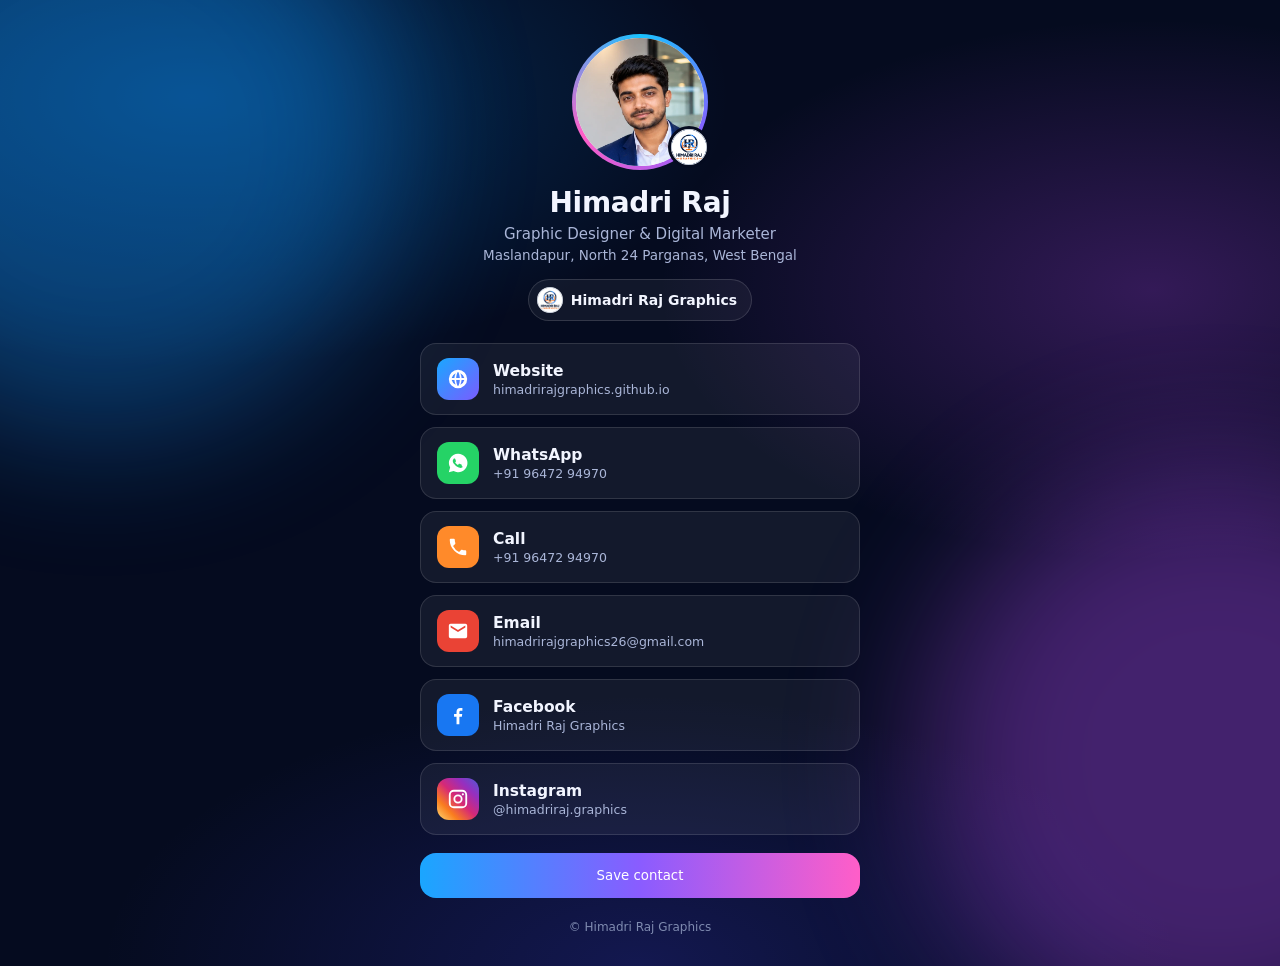
<file: card.html>
<!DOCTYPE html>
<html lang="en">
<head>
<meta charset="utf-8">
<meta name="viewport" content="width=device-width,initial-scale=1,viewport-fit=cover">
<title>Himadri Raj | Himadri Raj Graphics</title>
<meta name="description" content="Himadri Raj — graphic designer & digital marketer. All links in one place.">
<meta name="robots" content="noindex,follow">
<meta name="theme-color" content="#050b1f">
<link rel="icon" href="favicon.ico" sizes="any">
<link rel="apple-touch-icon" href="apple-touch-icon.png">
<style>
:root{--bg:#050b1f;--tx:#f2f5ff;--mut:#aab6d8}
*{box-sizing:border-box;margin:0}
body{min-height:100vh;font-family:Inter,system-ui,-apple-system,"Segoe UI",Roboto,sans-serif;color:var(--tx);background:radial-gradient(60% 40% at 15% 10%,rgba(0,150,255,.28),transparent 70%),radial-gradient(55% 40% at 90% 30%,rgba(190,70,255,.25),transparent 70%),radial-gradient(60% 40% at 50% 100%,rgba(70,70,255,.22),transparent 70%),var(--bg);display:flex;justify-content:center;padding:max(28px,env(safe-area-inset-top)) 18px max(32px,env(safe-area-inset-bottom))}
.card{width:100%;max-width:440px;text-align:center}
.ph{position:relative;width:136px;height:136px;margin:6px auto 16px;border-radius:50%;animation:pop .9s cubic-bezier(.2,1.2,.3,1) both,glow 4s ease-in-out 1s infinite}
.ph::before{content:"";position:absolute;inset:0;border-radius:50%;background:conic-gradient(#19c3ff,#8a5cff,#ff5ec8,#19c3ff);animation:spin 6s linear infinite}
.ph>img:first-child{position:absolute;inset:4px;width:calc(100% - 8px);height:calc(100% - 8px);border-radius:50%;object-fit:cover;object-position:50% 30%;background:#fff;display:block}
.ph .bdg{position:absolute;right:-2px;bottom:2px;width:42px;height:42px;border-radius:50%;background:#fff;border:3px solid #050b1f;object-fit:cover;animation:pop .7s cubic-bezier(.2,1.4,.3,1) .7s both}
h1{font-size:28px;font-weight:800;letter-spacing:-.3px}
.role{margin-top:6px;font-size:15px;color:var(--mut)}
.loc{margin-top:4px;font-size:13.5px;color:var(--mut)}
.brand{display:inline-flex;align-items:center;gap:8px;margin:16px 0 22px;padding:7px 14px 7px 8px;border:1px solid rgba(255,255,255,.14);border-radius:99px;background:rgba(255,255,255,.05);font-weight:700;font-size:14px}
.brand img{width:26px;height:26px;border-radius:50%;background:#fff}
.links{display:grid;gap:12px}
.l{display:flex;align-items:center;gap:14px;padding:14px 16px;border-radius:16px;text-decoration:none;color:var(--tx);background:rgba(255,255,255,.06);border:1px solid rgba(255,255,255,.12);text-align:left;transition:transform .18s,background .18s}
.l:hover,.l:active{transform:translateY(-2px);background:rgba(255,255,255,.1)}
.ic{width:42px;height:42px;border-radius:12px;display:grid;place-items:center;flex:none}
.ic svg{width:22px;height:22px;fill:#fff}
.l b{display:block;font-size:15.5px}.l small{display:block;margin-top:2px;font-size:12.5px;color:var(--mut)}
.web .ic{background:linear-gradient(135deg,#19a8ff,#7a5cff)}.wa .ic{background:#25d366}.call .ic{background:#ff8a2a}.mail .ic{background:#ea4335}.fb .ic{background:#1877f2}.ig .ic{background:linear-gradient(45deg,#feda75,#fa7e1e,#d62976,#962fbf,#4f5bd5)}
.save{margin-top:18px;width:100%;border:0;cursor:pointer;padding:15px;border-radius:16px;font:700 15.5px inherit;font-family:inherit;color:#fff;background:linear-gradient(90deg,#1aa6ff,#8a5cff,#ff5ec8)}
.foot{margin-top:22px;font-size:12px;color:#7f8bb0}

body::before,body::after{content:"";position:fixed;width:46vmax;height:46vmax;border-radius:50%;filter:blur(70px);opacity:.35;pointer-events:none;z-index:-1;will-change:transform}
body::before{left:-15vmax;top:-12vmax;background:#1296ff;animation:fl1 16s ease-in-out infinite alternate}
body::after{right:-18vmax;bottom:-12vmax;background:#b84dff;animation:fl2 19s ease-in-out infinite alternate}
@keyframes fl1{to{transform:translate(18vmax,14vmax)}}@keyframes fl2{to{transform:translate(-16vmax,-12vmax)}}
@keyframes spin{to{transform:rotate(360deg)}}
@keyframes pop{from{opacity:0;transform:scale(.6)}to{opacity:1;transform:scale(1)}}
@keyframes glow{50%{box-shadow:0 0 34px rgba(138,92,255,.55)}}
@keyframes up{from{opacity:0;transform:translateY(22px)}to{opacity:1;transform:none}}
h1,.role,.loc,.brand{animation:up .7s ease-out both}
h1{animation-delay:.35s}.role{animation-delay:.45s}.loc{animation-delay:.52s}.brand{animation-delay:.6s}
.l{animation:up .6s ease-out both}
.l:nth-child(1){animation-delay:.7s}.l:nth-child(2){animation-delay:.8s}.l:nth-child(3){animation-delay:.9s}.l:nth-child(4){animation-delay:1s}.l:nth-child(5){animation-delay:1.1s}.l:nth-child(6){animation-delay:1.2s}
.save{position:relative;overflow:hidden;animation:up .6s ease-out 1.3s both}
.save::after,.l.wa::after{content:"";position:absolute;top:0;bottom:0;left:-60%;width:40%;background:linear-gradient(100deg,transparent,rgba(255,255,255,.28),transparent);transform:skewX(-20deg);animation:shine 4.5s ease-in-out 2.2s infinite}
.l{position:relative;overflow:hidden}
@keyframes shine{0%,60%{left:-60%}90%,100%{left:130%}}
@media(prefers-reduced-motion:reduce){*,*::before,*::after{animation:none!important}}
</style>
</head>
<body>
<main class="card">
  <div class="ph"><img src="images/profile.webp" alt="Himadri Raj" onerror="this.onerror=null;this.src='images/logo.webp'"><img class="bdg" src="images/logo.webp" alt=""></div>
  <h1>Himadri Raj</h1>
  <p class="role">Graphic Designer &amp; Digital Marketer</p>
  <p class="loc">Maslandapur, North 24 Parganas, West Bengal</p>
  <div class="brand"><img src="images/logo.webp" alt="">Himadri Raj Graphics</div>
  <nav class="links">
    <a class="l web" href="https://himadrirajgraphics.github.io/"><span class="ic"><svg viewBox="0 0 24 24"><path d="M12 2a10 10 0 100 20 10 10 0 000-20zm6.9 9h-3a15.6 15.6 0 00-1.3-5.2A8 8 0 0118.9 11zM12 4c.8 1 1.7 3 2 7H10c.3-4 1.2-6 2-7zM5.1 13h3a15.6 15.6 0 001.3 5.2A8 8 0 015.1 13zm3-2h-3a8 8 0 014.3-5.2A15.6 15.6 0 008.1 11zM12 20c-.8-1-1.7-3-2-7h4c-.3 4-1.2 6-2 7zm2.6-1.8a15.6 15.6 0 001.3-5.2h3a8 8 0 01-4.3 5.2z"/></svg></span><span><b>Website</b><small>himadrirajgraphics.github.io</small></span></a>
    <a class="l wa" href="https://wa.me/919647294970"><span class="ic"><svg viewBox="0 0 24 24"><path d="M12 2a10 10 0 00-8.6 15L2 22l5.2-1.4A10 10 0 1012 2zm5.2 14.1c-.2.6-1.3 1.2-1.8 1.2-.5.1-1 .2-3.3-.7a11.600 11.600 0 01-4.700-4.100c-.4-.5-1.100-1.500-1.100-2.800 0-1.300.7-1.900.9-2.200.2-.3.500-.3.700-.3h.5c.2 0 .4 0 .6.500l.8 2c.1.100.1.300 0 .5l-.3.400-.4.500c-.1.100-.3.300-.1.600a8.600 8.600 0 002.400 2.200c.4.200.600.200.800 0l.800-1c.2-.3.400-.2.700-.1l1.900.9c.3.1.5.200.5.300.1.200.1.800-.1 1.400z"/></svg></span><span><b>WhatsApp</b><small>+91 96472 94970</small></span></a>
    <a class="l call" href="tel:+919647294970"><span class="ic"><svg viewBox="0 0 24 24"><path d="M6.600 10.800a15 15 0 006.600 6.600l2.200-2.200c.3-.3.700-.4 1-.2 1.100.4 2.300.6 3.600.6.600 0 1 .4 1 1V20c0 .6-.4 1-1 1A17 17 0 013 4c0-.6.4-1 1-1h3.500c.6 0 1 .4 1 1 0 1.300.2 2.500.6 3.600.1.300 0 .700-.2 1l-2.300 2.200z"/></svg></span><span><b>Call</b><small>+91 96472 94970</small></span></a>
    <a class="l mail" href="mailto:himadrirajgraphics26@gmail.com"><span class="ic"><svg viewBox="0 0 24 24"><path d="M20 4H4a2 2 0 00-2 2v12a2 2 0 002 2h16a2 2 0 002-2V6a2 2 0 00-2-2zm0 4.200l-8 5-8-5V6l8 5 8-5z"/></svg></span><span><b>Email</b><small>himadrirajgraphics26@gmail.com</small></span></a>
    <a class="l fb" href="https://www.facebook.com/share/1KMZKC5Bkg/"><span class="ic"><svg viewBox="0 0 24 24"><path d="M13.500 22v-8h2.700l.4-3.200h-3.100V8.800c0-.9.300-1.500 1.600-1.500h1.700V4.400c-.3 0-1.300-.1-2.400-.1-2.400 0-4 1.500-4 4.100v2.400H7.700V14h2.700v8z"/></svg></span><span><b>Facebook</b><small>Himadri Raj Graphics</small></span></a>
    <a class="l ig" href="https://www.instagram.com/himadriraj.graphics/"><span class="ic"><svg viewBox="0 0 24 24"><path d="M7.500 2h9A5.500 5.500 0 0122 7.500v9a5.500 5.500 0 01-5.500 5.500h-9A5.500 5.500 0 012 16.500v-9A5.500 5.500 0 017.500 2zm0 2A3.500 3.500 0 004 7.500v9A3.500 3.500 0 007.500 20h9a3.500 3.500 0 003.500-3.500v-9A3.500 3.500 0 0016.500 4zM12 7a5 5 0 110 10 5 5 0 010-10zm0 2a3 3 0 100 6 3 3 0 000-6zm5.300-3.300a1.200 1.200 0 110 2.400 1.200 1.200 0 010-2.400z"/></svg></span><span><b>Instagram</b><small>@himadriraj.graphics</small></span></a>
  </nav>
  <button class="save" id="save" type="button">Save contact</button>
  <p class="foot">© Himadri Raj Graphics</p>
</main>
<script>
document.getElementById('save').addEventListener('click',function(){
  var v='BEGIN:VCARD\r\nVERSION:3.0\r\nFN:Himadri Raj\r\nORG:Himadri Raj Graphics\r\nTITLE:Graphic Designer & Digital Marketer\r\nTEL;TYPE=CELL:+919647294970\r\nEMAIL:himadrirajgraphics26@gmail.com\r\nURL:https://himadrirajgraphics.github.io/\r\nADR;TYPE=WORK:;;Maslandapur;North 24 Parganas;West Bengal;;India\r\nEND:VCARD';
  var a=document.createElement('a');a.href=URL.createObjectURL(new Blob([v],{type:'text/vcard'}));a.download='Himadri-Raj.vcf';document.body.appendChild(a);a.click();a.remove();
});
</script>
</body>
</html>
</file>
